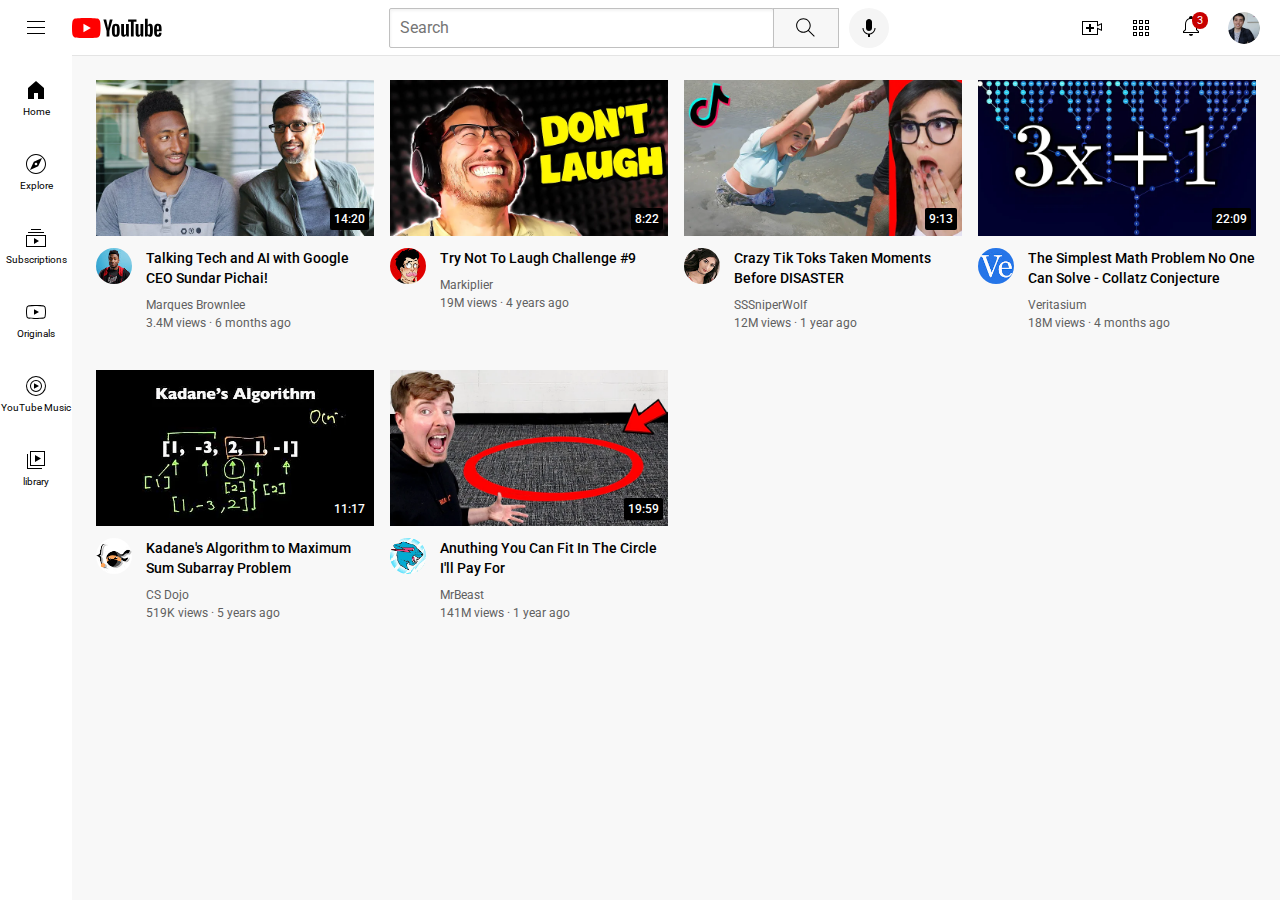
<file: index.html>
<!DOCTYPE html>
<html>
  <head>
    <title>Youtube.com Clone</title>

    <link rel="preconnect" href="https://fonts.googleapis.com" />
    <link rel="preconnect" href="https://fonts.gstatic.com" crossorigin />
    <link
      href="https://fonts.googleapis.com/css2?family=Roboto:ital,wght@0,100;0,300;0,400;0,500;0,700;0,900;1,100;1,300;1,400;1,500;1,700;1,900&display=swap"
      rel="stylesheet"
    />

    <link rel="stylesheet" href="styles/general.css">
    <link rel="stylesheet" href="styles/header.css">
    <link rel="stylesheet" href="styles/video.css">
    <link rel="stylesheet" href="styles/sidebar.css">
  </head>
  <body>
    <div class="header">
      <div class="left-section">
        <img class="hamburger-menu" src="icons/hamburger-menu.svg">
        <img class="youtube-logo" src="icons/youtube-logo.svg">
      </div>
      <div class="middle-section">
        <input class="search-bar" type="text" placeholder="Search" />
        <button class="search-button">
          <img class="search-icon" src="icons/search.svg">
          <div class="tooltip">Search</div>
        </button>
        <button class="voice-search-button">
          <img class="voice-search-icon" src="icons/voice-search-icon.svg">
          <div class="tooltip">Search with your voice</div>
        </button>
      </div>
      <div class="right-section">
        <img class="upload-icon" src="icons/upload.svg">
        <img class="youtube-apps-icon" src="icons/youtube-apps.svg">
        <div class="notifications-icons-container">
          <img class="notifications-icon" src="icons/notifications.svg">
          <div class="notifications-count">3</div>
        </div>
        <img class="current-user-picture" src="channel-pictures/my-channel.jpeg">
      </div>
    </div>

    <div class="sidebar">
      <div class="sidebar-link">
        <img src="icons/home.svg">
        <div>Home</div>
      </div>
      <div class="sidebar-link">
        <img src="icons/explore.svg">
        <div>Explore</div>
      </div>
      <div class="sidebar-link">
        <img src="icons/subscriptions.svg">
        <div>Subscriptions</div>
      </div>
      <div class="sidebar-link">
        <img src="icons/originals.svg">
        <div>Originals</div>
      </div>
      <div class="sidebar-link">
        <img src="icons/youtube-music.svg">
        <div>YouTube Music</div>
      </div>
      <div class="sidebar-link">
        <img src="icons/library.svg">
        <div>library</div>
      </div>
    </div>

    <div class="video-grid">
      <div class="video-preview">
        <div class="thumbnail-row">
          <img class="thumbnail" src="thumbnails/thumbnail-1.webp"/>
          <div class="video-time">14:20</div>
        </div>
        <div class="video-info-grid">
          <div class="channel-picture">
            <img
              class="profile-picture"
              src="channel-pictures/channel-1.jpeg"
            />
          </div>
          <div class="video-info">
            <p class="video-title">
              Talking Tech and AI with Google CEO Sundar Pichai!
            </p>
            <p class="video-author">Marques Brownlee</p>
            <p class="video-stats">3.4M views &#183; 6 months ago</p>
          </div>
        </div>
      </div>

      <div class="video-preview">
        <div class="thumbnail-row">
          <img class="thumbnail" src="thumbnails/thumbnail-2.webp" />
          <div class="video-time">8:22</div>
        </div>
        <div class="video-info-grid">
          <div class="channel-picture">
            <img
              class="profile-picture"
              src="channel-pictures/channel-2.jpeg"
            />
          </div>
          <div class="video-info">
            <p class="video-title">Try Not To Laugh Challenge #9</p>
            <p class="video-author">Markiplier</p>
            <p class="video-stats">19M views &#183; 4 years ago</p>
          </div>
        </div>
      </div>

      <div class="video-preview">
        <div class="thumbnail-row">
          <img class="thumbnail" src="thumbnails/thumbnail-3.webp" />
          <div class="video-time">9:13</div>
        </div>
        <div class="video-info-grid">
          <div class="channel-picture">
            <img
              class="profile-picture"
              src="channel-pictures/channel-3.jpeg"
            />
          </div>
          <div class="video-info">
            <p class="video-title">
              Crazy Tik Toks Taken Moments Before DISASTER
            </p>
            <p class="video-author">SSSniperWolf</p>
            <p class="video-stats">12M views &#183; 1 year ago</p>
          </div>
        </div>
      </div>

      <div class="video-preview">
        <div class="thumbnail-row">
          <img class="thumbnail" src="thumbnails/thumbnail-4.webp" />
          <div class="video-time">22:09</div>
        </div>
        <div class="video-info-grid">
          <div class="channel-picture">
            <img
              class="profile-picture"
              src="channel-pictures/channel-4.jpeg"
            />
          </div>
          <div class="video-info">
            <p class="video-title">The Simplest Math Problem No One Can Solve - Collatz Conjecture</p>
            <p class="video-author">Veritasium</p>
            <p class="video-stats">18M views &#183; 4 months ago</p>
          </div>
        </div>
      </div>

      <div class="video-preview">
        <div class="thumbnail-row">
          <img class="thumbnail" src="thumbnails/thumbnail-5.webp"/>
          <div class="video-time">11:17</div>
        </div>
        <div class="video-info-grid">
          <div class="channel-picture">
            <img
              class="profile-picture"
              src="channel-pictures/channel-5.jpeg"
            />
          </div>
          <div class="video-info">
            <p class="video-title">
              Kadane's Algorithm to Maximum Sum Subarray Problem
            </p>
            <p class="video-author">CS Dojo</p>
            <p class="video-stats">519K views &#183; 5 years ago</p>
          </div>
        </div>
      </div>

      <div class="video-preview">
        <div class="thumbnail-row">
          <img class="thumbnail" src="thumbnails/thumbnail-6.webp" />
          <div class="video-time">19:59</div>
        </div>
        <div class="video-info-grid">
          <div class="channel-picture">
            <img
              class="profile-picture"
              src="channel-pictures/channel-6.jpeg"
            />
          </div>
          <div class="video-info">
            <p class="video-title">Anuthing You Can Fit In The Circle I'll Pay For</p>
            <p class="video-author">MrBeast</p>
            <p class="video-stats">141M views &#183; 1 year ago</p>
          </div>
        </div>
      </div>
    </div>
  </body>
</html>
</file>
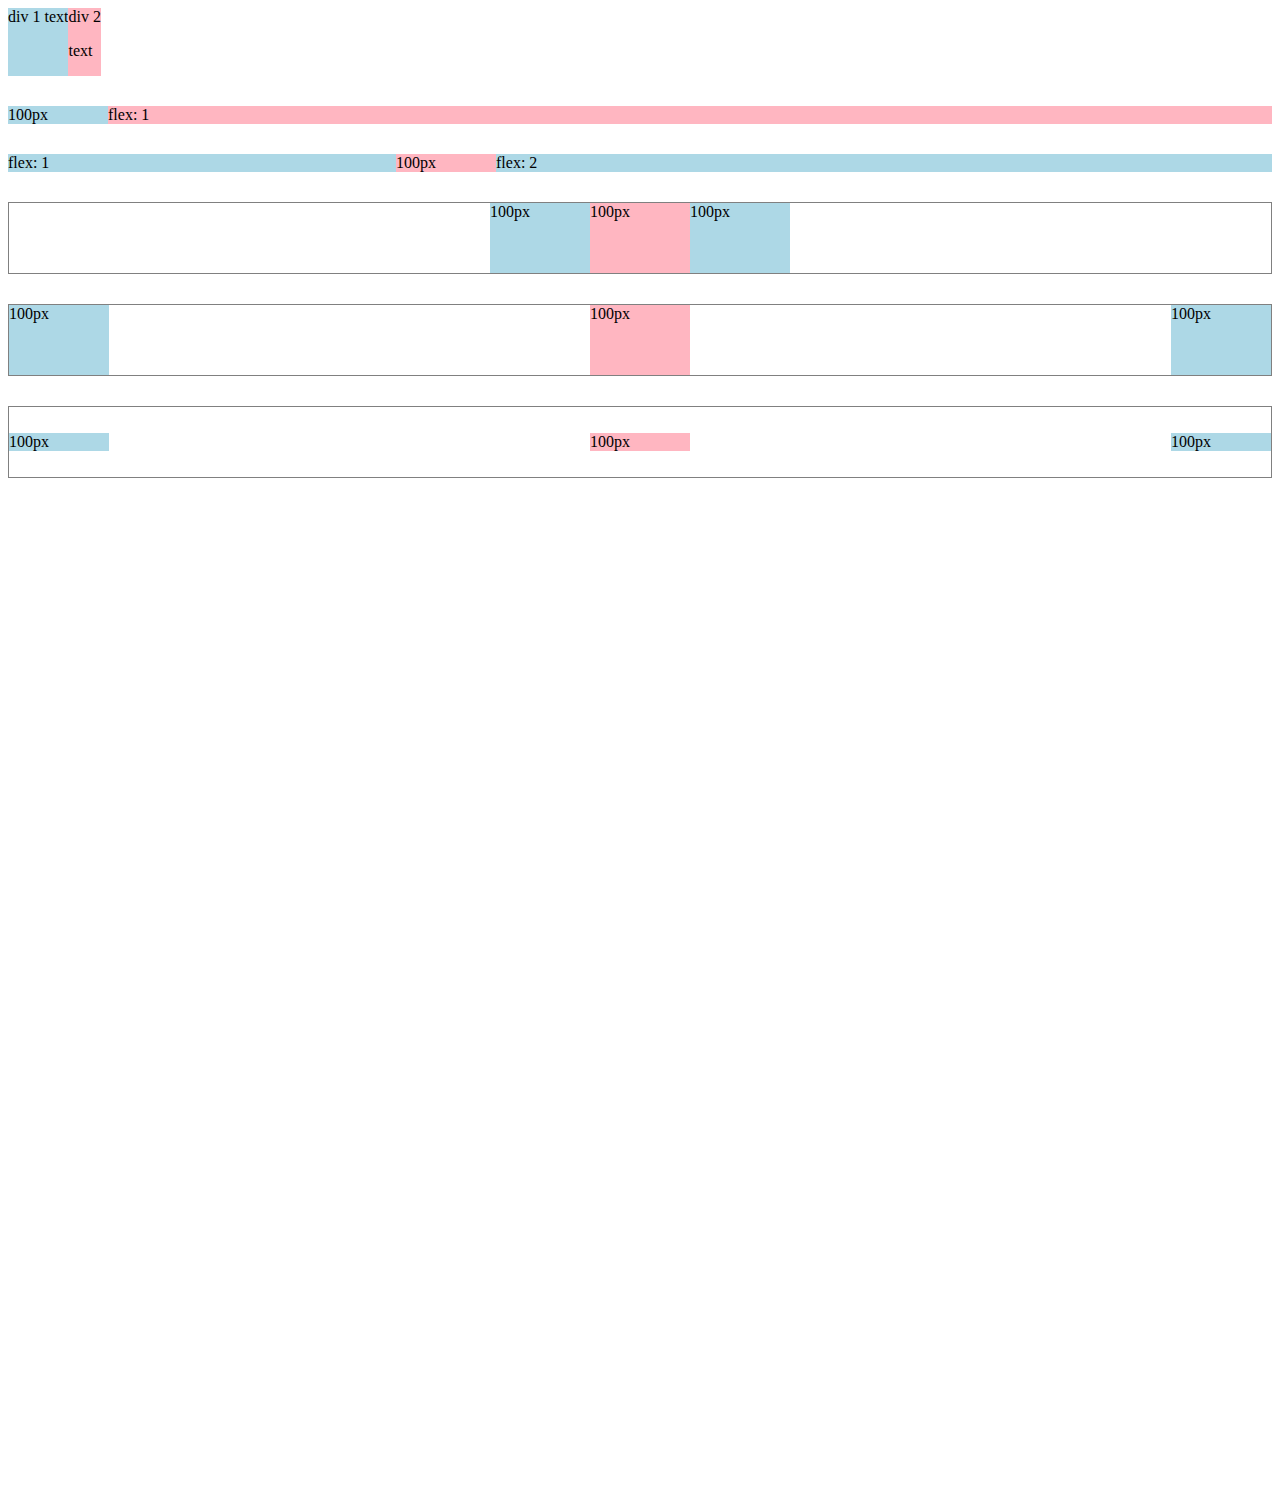
<file: flexbox.html>
<!DOCTYPE html>
<html>
  <head>
    <title>Flexbox Practice</title>
  </head>
  <body style="padding-bottom: 1000px;">
    <div style="
      display: flex;
      flex-direction: row;
    ">
      <div style="background-color: lightblue;">div 1 text</div>
      <div style="background-color: lightpink;">div 2 <p>text</p></div>
    </div>

    <div style="
      margin-top: 30px;
      display: flex;
      flex-direction: row;
    ">
      <div style="
        background-color: lightblue;
        width: 100px;
      ">100px</div>
      <div style="
        background-color: lightpink;
        flex: 1;
      ">flex: 1</div>
    </div>

    <div style="
      margin-top: 30px;
      display: flex;
      flex-direction: row;
    ">
      
      <div style="
        background-color: lightblue;
        flex: 1;
      ">flex: 1</div>
      <div style="
        background-color: lightpink;
        width: 100px;
      ">100px</div>
      <div style="
        background-color: lightblue;
        flex: 2;
      ">flex: 2</div>
    </div>

    <div style="
      margin-top: 30px;
      height: 70px;
      border-width: 1px;
      border-style: solid;
      border-color: gray;

      display: flex;
      flex-direction: row;
      justify-content: center;
    ">
      
      <div style="
        background-color: lightblue;
        width: 100px;
      ">100px</div>
      <div style="
        background-color: lightpink;
        width: 100px;
      ">100px</div>
      <div style="
        background-color: lightblue;
        width: 100px;
      ">100px</div>
    </div>

    <div style="
      margin-top: 30px;
      height: 70px;
      border-width: 1px;
      border-style: solid;
      border-color: gray;

      display: flex;
      flex-direction: row;
      justify-content: space-between;
    ">
      
      <div style="
        background-color: lightblue;
        width: 100px;
      ">100px</div>
      <div style="
        background-color: lightpink;
        width: 100px;
      ">100px</div>
      <div style="
        background-color: lightblue;
        width: 100px;
      ">100px</div>
    </div>

    <div style="
      margin-top: 30px;
      height: 70px;
      border-width: 1px;
      border-style: solid;
      border-color: gray;

      display: flex;
      flex-direction: row;
      justify-content: space-between;
      align-items: center;
    ">
      
      <div style="
        background-color: lightblue;
        width: 100px;
      ">100px</div>
      <div style="
        background-color: lightpink;
        width: 100px;
      ">100px</div>
      <div style="
        background-color: lightblue;
        width: 100px;
      ">100px</div>
    </div>
  </body>
</html>
</file>
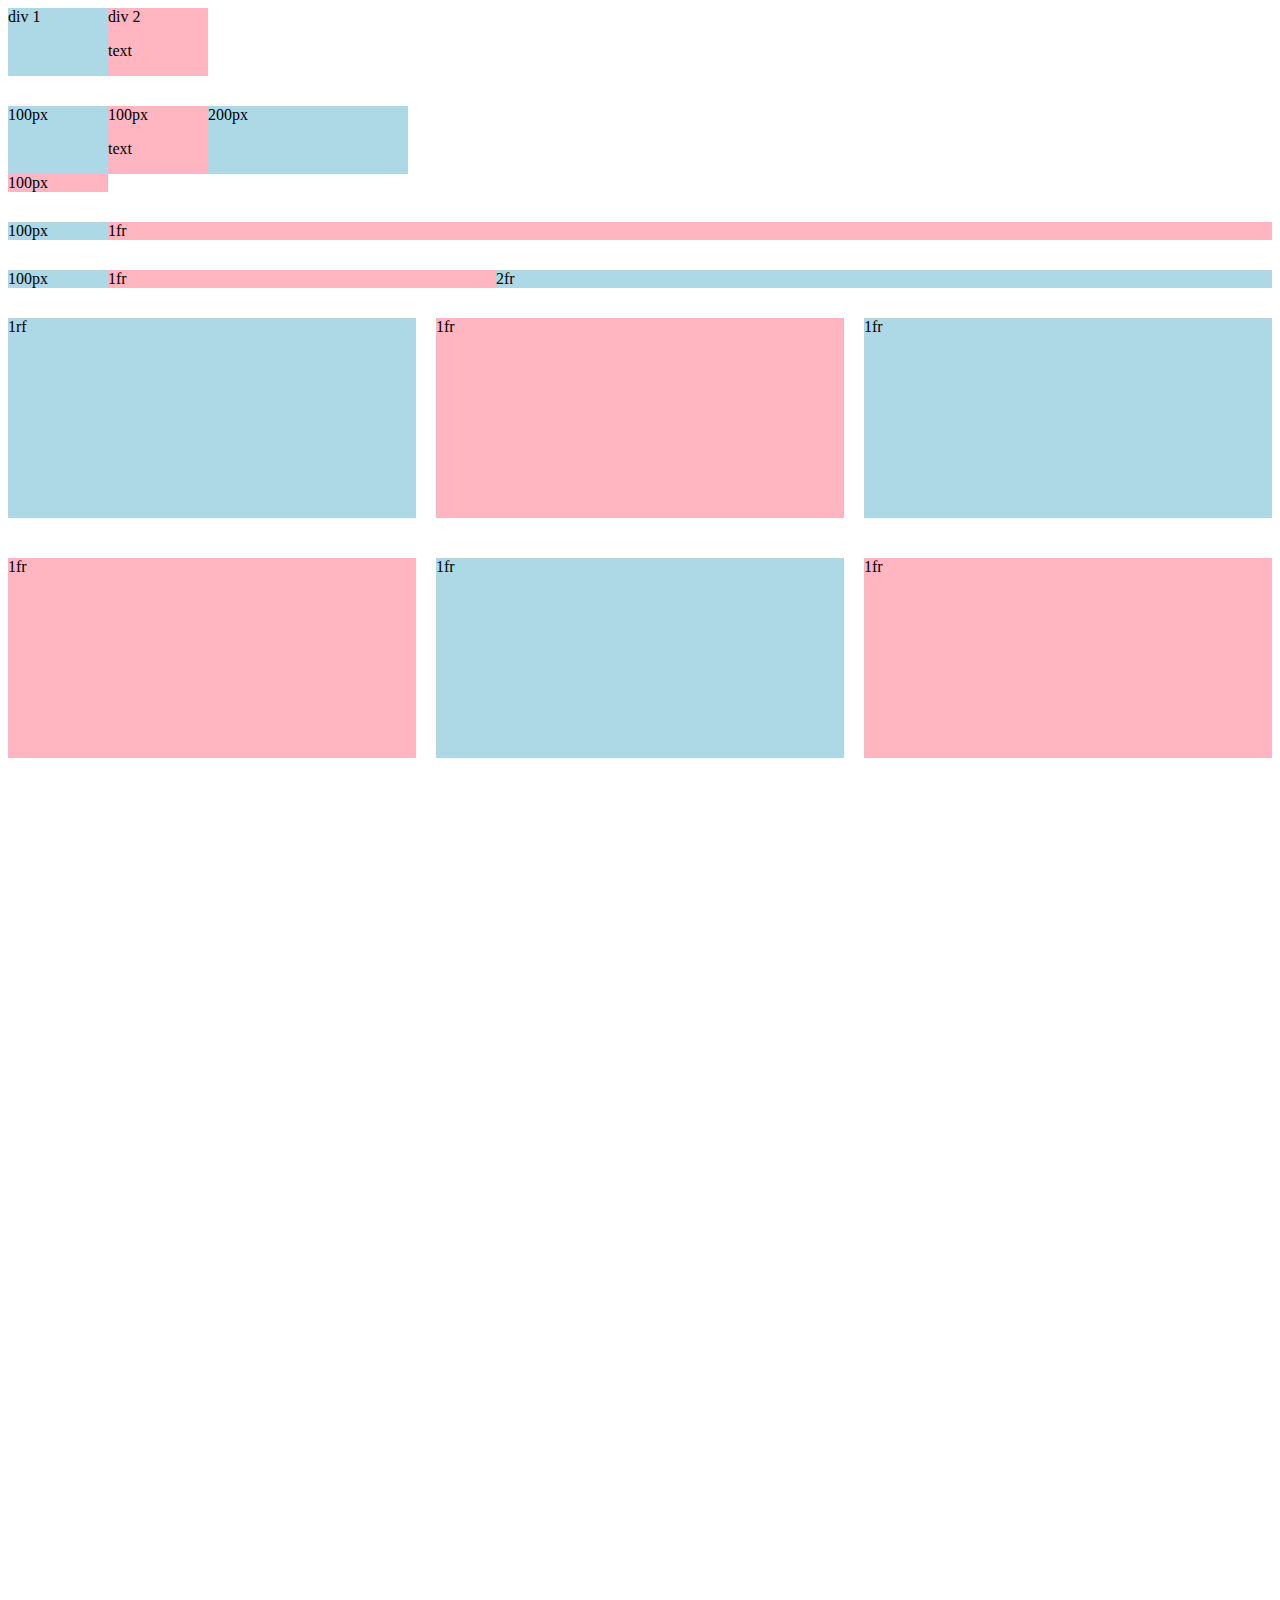
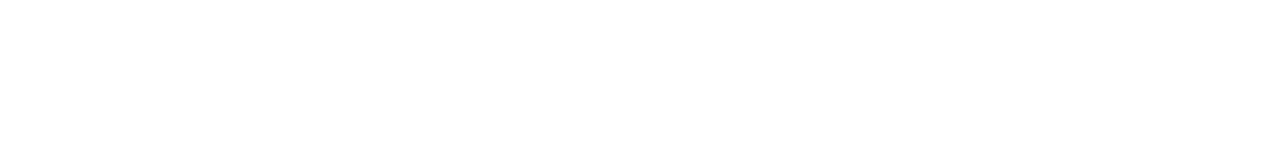
<file: grid.html>
<!DOCTYPE html>
<html>
  <head>
    <title>Grid Practice</title>
  </head>
  <body style="padding-bottom: 1000px">
    <div style="display: grid; grid-template-columns: 100px 100px">
      <div style="background-color: lightblue">div 1</div>
      <div style="background-color: lightpink">
        div 2
        <p>text</p>
      </div>
    </div>

    <div
      style="
        margin-top: 30px;
        display: grid;
        grid-template-columns: 100px 100px 200px;
      "
    >
      <div style="background-color: lightblue">100px</div>
      <div style="background-color: lightpink">
        100px
        <p>text</p>
      </div>
      <div style="background-color: lightblue">200px</div>
      <div style="background-color: lightpink">100px</div>
    </div>

    <div
      style="margin-top: 30px; display: grid; grid-template-columns: 100px 1fr"
    >
      <div style="background-color: lightblue">100px</div>
      <div style="background-color: lightpink">1fr</div>
    </div>

    <div
      style="
        margin-top: 30px;
        display: grid;
        grid-template-columns: 100px 1fr 2fr;
      "
    >
      <div style="background-color: lightblue">100px</div>
      <div style="background-color: lightpink">1fr</div>
      <div style="background-color: lightblue">2fr</div>
    </div>

    <div
      style="
        margin-top: 30px;
        display: grid;
        grid-template-columns: 1fr 1fr 1fr;
        column-gap: 20px;
        row-gap: 40px;
      "
    >
      <div style="background-color: lightblue; height: 200px">1rf</div>
      <div style="background-color: lightpink; height: 200px">1fr</div>
      <div style="background-color: lightblue; height: 200px">1fr</div>
      <div style="background-color: lightpink; height: 200px">1fr</div>
      <div style="background-color: lightblue; height: 200px">1fr</div>
      <div style="background-color: lightpink; height: 200px">1fr</div>
    </div>
  </body>
</html>
</file>
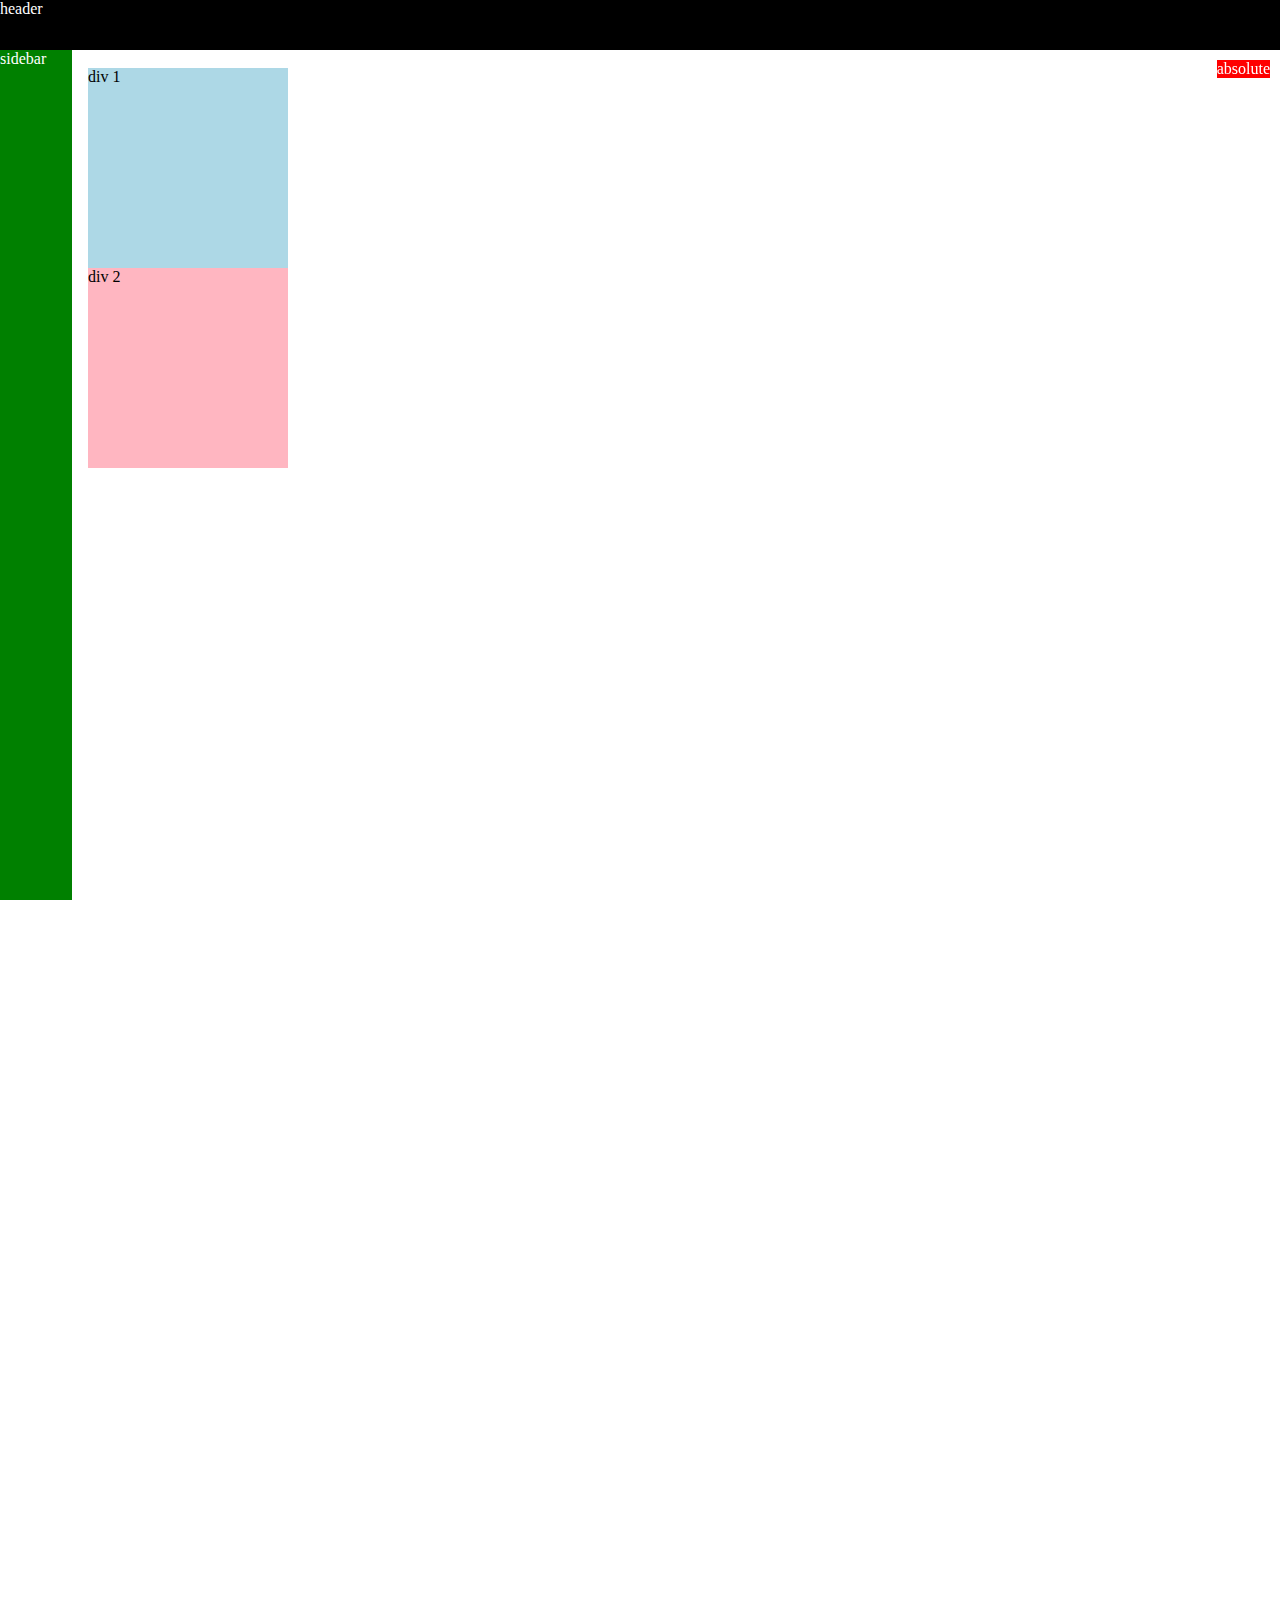
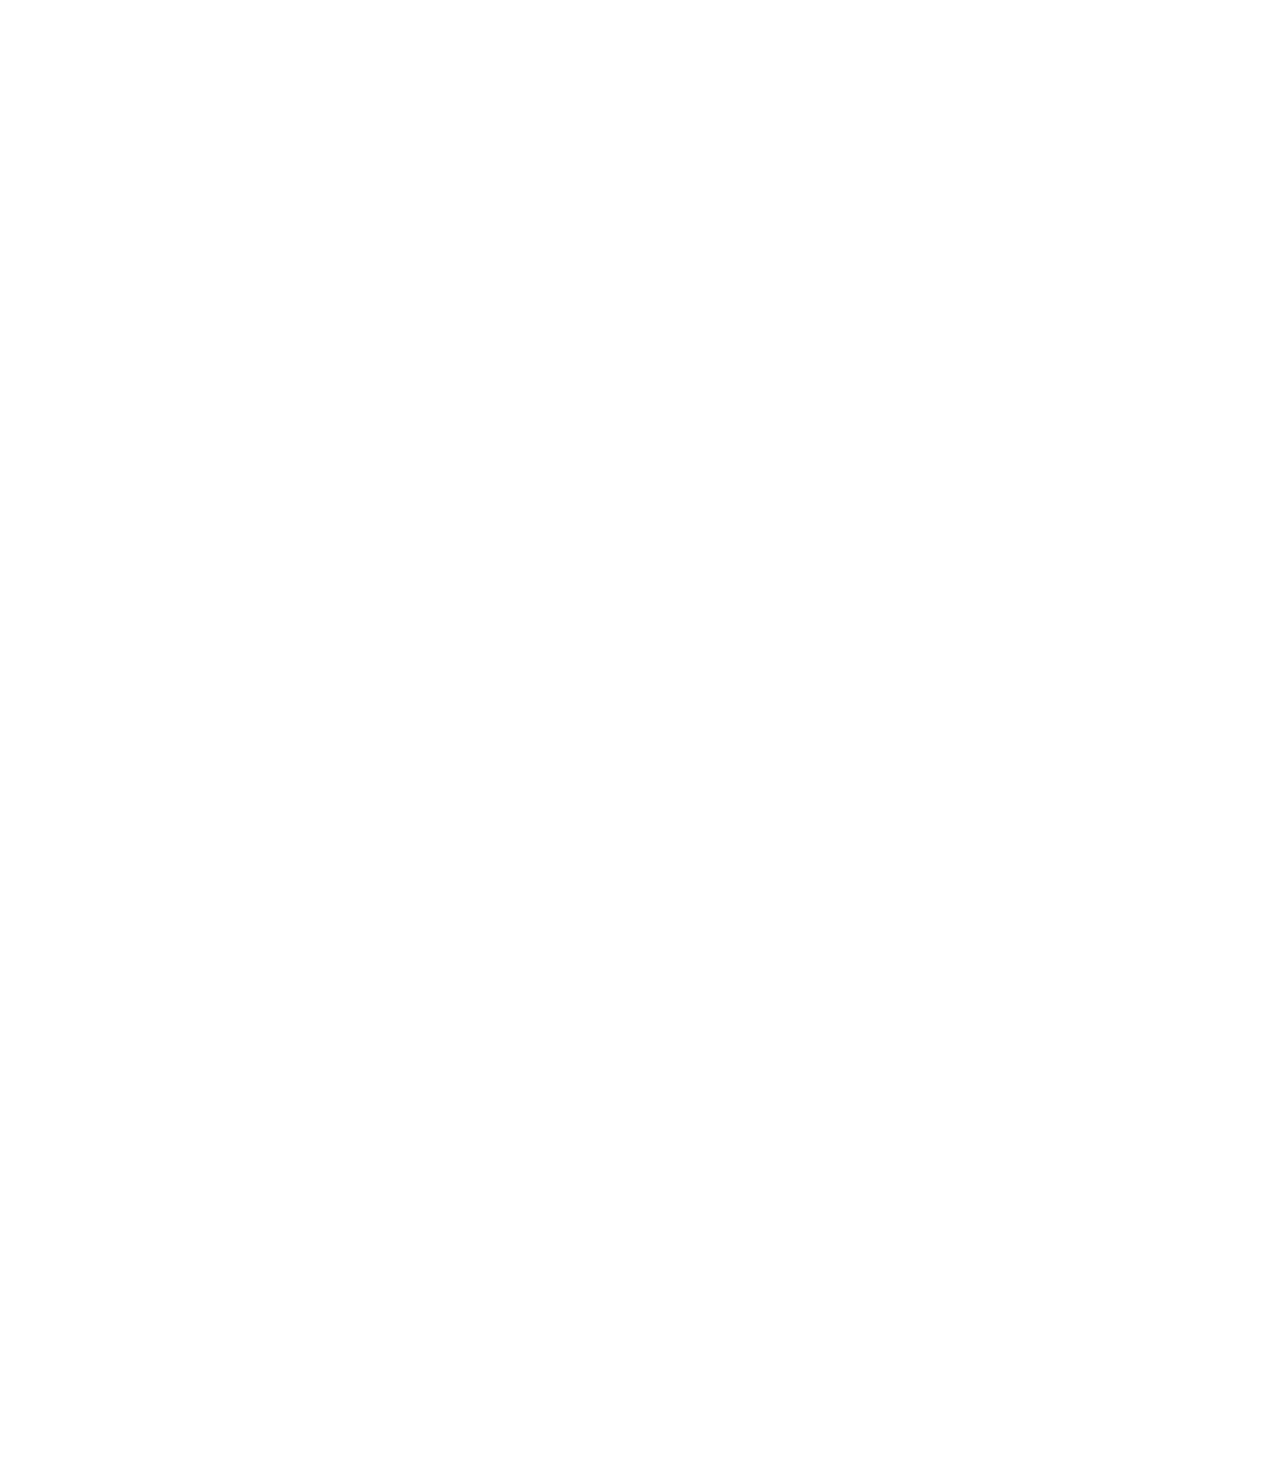
<file: position.html>
<!DOCTYPE html>
<html>
  <head>
    <title>Position Practice</title>
  </head>
  <body style="
    height: 3000px;
    padding-top: 60px;
    padding-left: 80px;
  ">
    <div style="
      background-color: black;
      color: white;
      position: fixed;
      top: 0;
      left: 0;
      right: 0;
      height: 50px;
    ">header</div>

    <div style="
      background-color: green;
      color: white;
      position: fixed;
      left: 0;
      bottom: 0;
      top: 50px;
      width: 72px;
    ">sidebar</div>

    <div style="
    position: absolute;
      background-color: red;
      color: white;
      top: 60px;
      right: 10px;
    ">absolute</div>

    <div style="
      background-color: lightblue;
      height: 200px; 
      width: 200px;
    ">div 1</div>
    <div style="background-color: lightpink;
      height: 200px;
      width: 200px;
    ">div 2</div>
  </body>
</html>
</file>
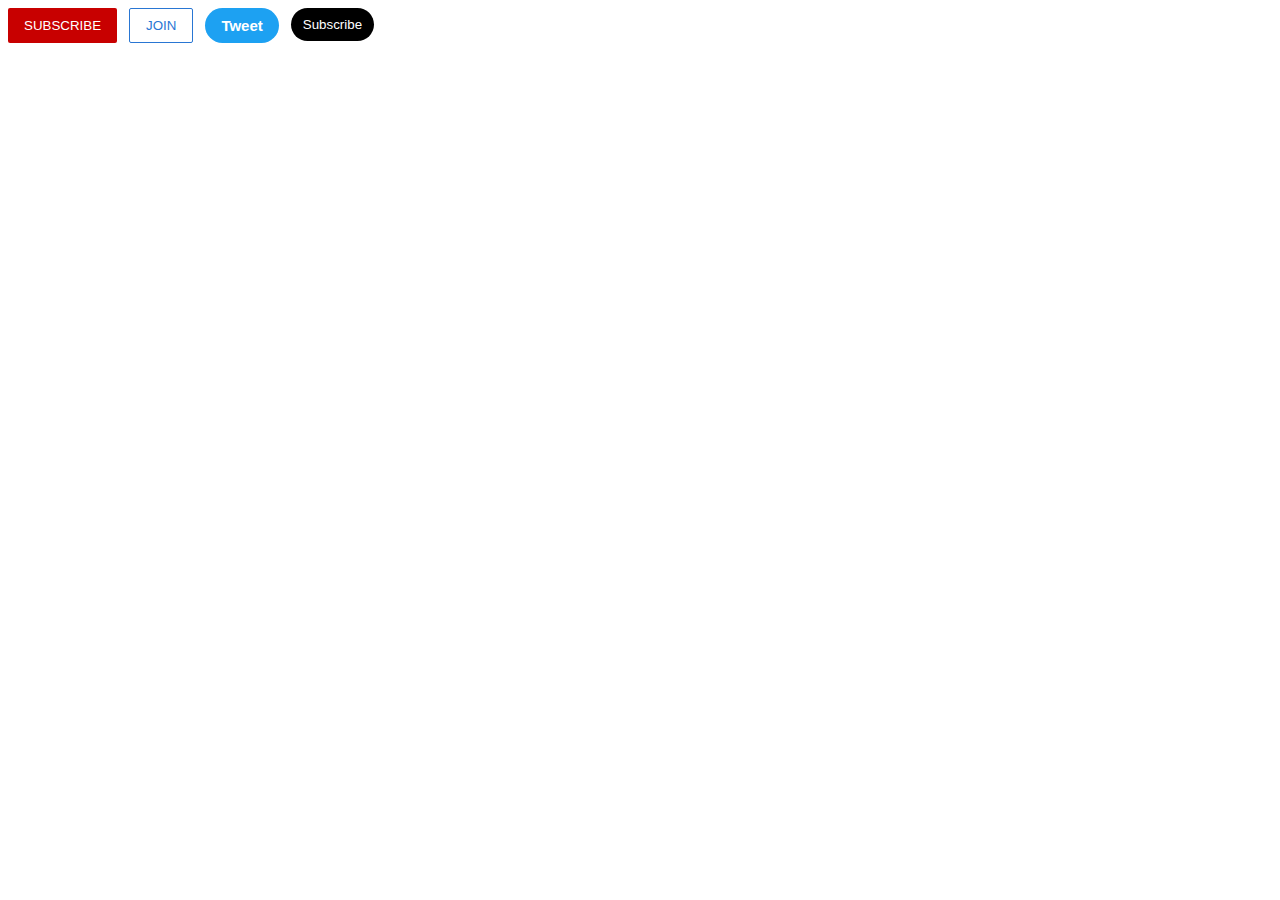
<file: intro-to-html/buttons.html>
<!DOCTYPE html>
<head>
  <title>Welcome</title>
</head>
<body>
  <style>
    .subscribe-button {
      background-color: rgb(200, 0, 0);
      color: white;
      border: none;
      border-radius: 2px;
      cursor: pointer;
      margin-right: 8px;
      padding-top: 10px;
      padding-bottom: 10px;
      padding-left: 16px;
      padding-right: 16px;
      transition: opacity 0.25s;
      vertical-align: top;
    }
  
    .subscribe-button:hover {
      opacity: 0.8;
    }
    
    .subscribe-button:active {
      opacity: 0.5;
    }
  
    .join-button {
      background-color: white;
      border-color: rgb(41, 118, 211);
      border-style: solid;
      border-width: 1px;
      color: rgb(41, 118, 211);
      border-radius: 2px;
      cursor: pointer;
      margin-right: 8px;
      padding-top: 9px;
      padding-bottom: 9px;
      padding-left: 16px;
      padding-right: 16px;
      transition: background-color 0.25s, color 0.25s;
      vertical-align: top;
    }
  
    .join-button:hover {
      background-color: rgb(41, 118, 211);
      color: white;
    }
  
    .join-button:active {
      opacity: 0.5;
    }
  
    .tweet-button {
      background-color: rgb(29, 161, 242);
      color: white;
      border: none;
      border-radius: 20px;
      font-weight: bold;
      font-size: 15px;
      cursor: pointer;
      padding-top: 9px;
      padding-bottom: 9px;
      padding-left: 16px;
      padding-right: 16px;
      transition: box-shadow 0.15s;
      vertical-align: top;
    }
  
    .tweet-button:hover {
      box-shadow: 5px 5px 10px rgba(0, 0, 0, 0.15);
    }
  
    .subscribe-black-button {
      background-color: black;
      color: white;
      border: none;
      border-radius: 18px;
      margin-left: 8px;
      cursor: pointer;
      padding-top: 9px;
      padding-bottom: 9px;
      padding-left: 12px;
      padding-right: 12px;
      transition: opacity 0.15s;
      vertical-align: top;
    }
    
    .subscribe-black-button:active {
      opacity: 0.5;
    }
  </style>
  
  <button class="subscribe-button">
    SUBSCRIBE
  </button>
  
  <button class="join-button">
    JOIN
  </button>
  
  <button class="tweet-button">
    Tweet
  </button>
  
  <button class="subscribe-black-button">
    Subscribe
  </button>
</body>
</html>
</file>
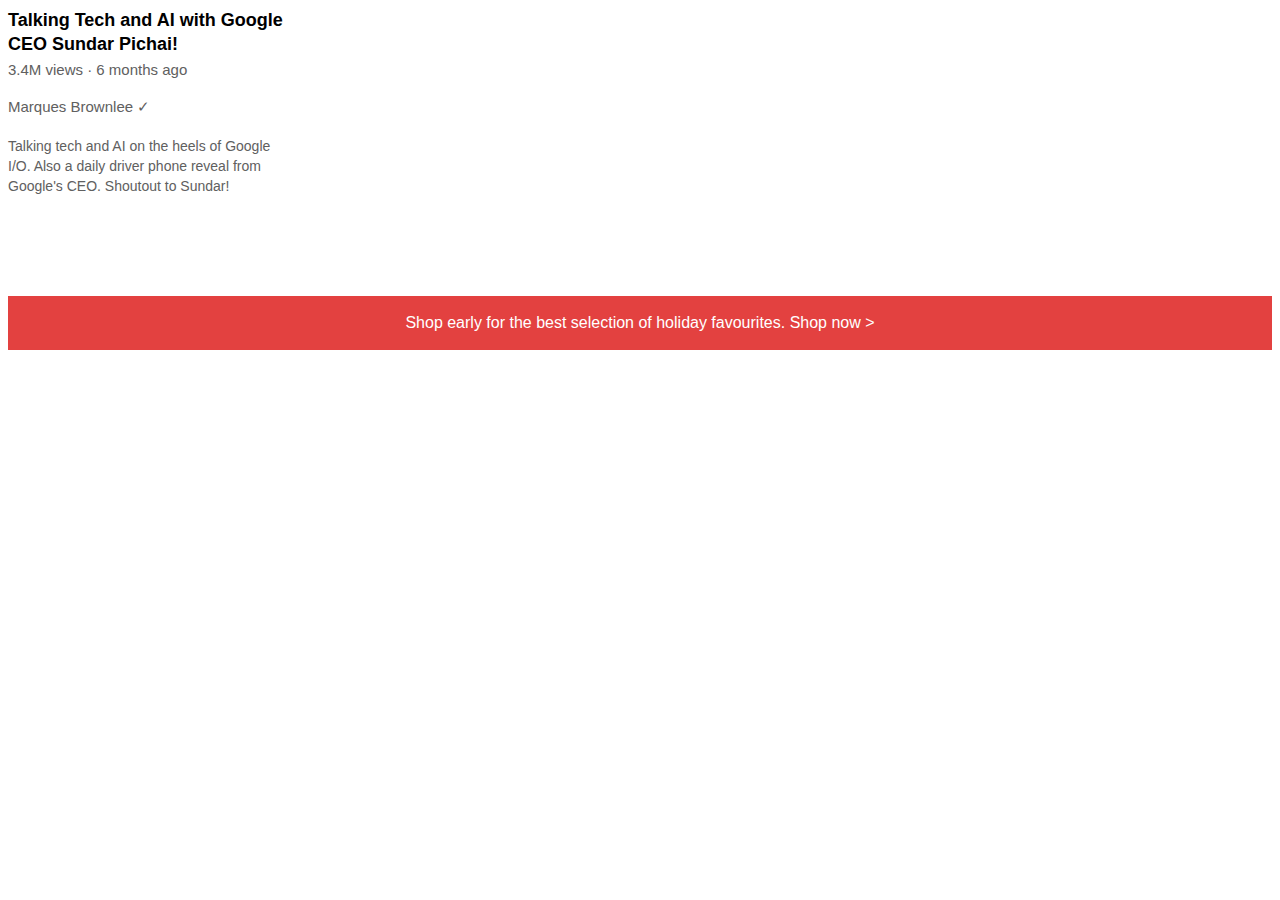
<file: intro-to-html/text.html>
<!DOCTYPE html>
<html lang="en">
<head>
  <meta charset="UTF-8">
  <meta name="viewport" content="width=device-width, initial-scale=1.0">
  <title>Document</title>
</head>
<body>
  <style>
    p {
      font-family: Arial;
      margin-top: 0;
    }

    .video-title {
      font-weight: bold;
      font-size: 18px;
      width: 280px;
      line-height: 24px;
      margin-bottom: 5px;
    }

    .video-stats {
      font-size: 15px;
      color: rgb(96, 96, 96);
      margin-bottom: 20px;
    }

    .video-author {
      font-size: 15px;
      color: rgb(96, 96, 96);
      margin-bottom: 20px;
    }

    .video-description {
      font-size: 14px;
      color: rgb(96, 96, 96);
      width: 280px;
      line-height: 20px;
      margin-bottom: 100px;
    }

    .apple-shop {
      background-color: rgb(227, 65, 64);
      color: white;
      padding-top: 18px;
      padding-bottom: 18px;
      text-align: center;
    }
    
    .shop-now:hover {
      cursor: pointer;
      text-decoration: underline;
    }
  </style>

  <p class="video-title">Talking Tech and AI with Google CEO Sundar Pichai!</p>
  <p class="video-stats">3.4M views &#183; 6 months ago</p>
  <p class="video-author">Marques Brownlee &#10003;</p>
  <p class="video-description">Talking tech and AI on the heels of Google I/O. Also a daily driver phone reveal from Google's CEO. Shoutout to Sundar!</p>

  <p class="apple-shop">Shop early for the best selection of holiday favourites. <span class="shop-now">Shop now &#62;<span></p>
</body>
</html>
</file>
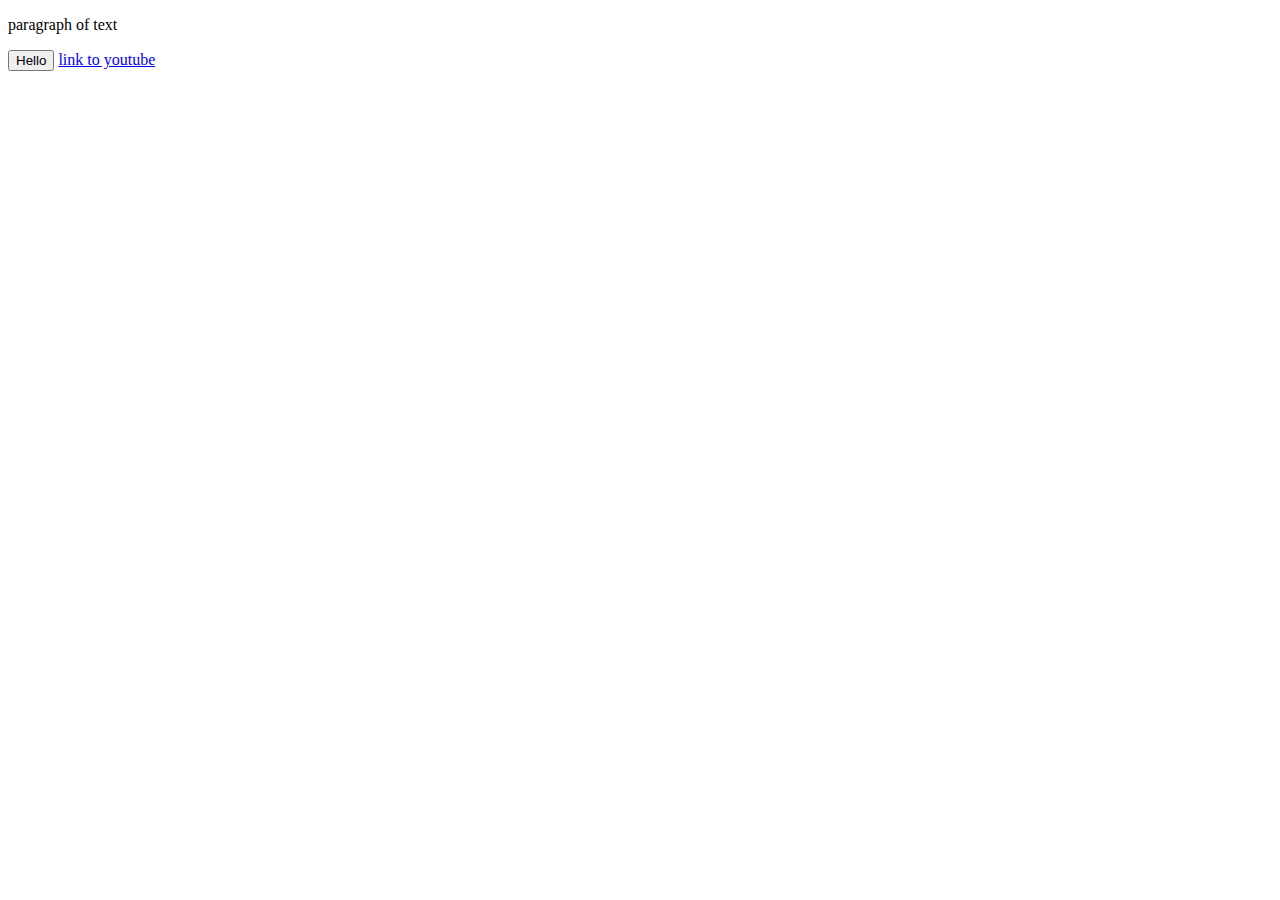
<file: intro-to-html/website.html>
<!DOCTYPE html>
<html>
  <head>
    <title>First Website</title>
    <link rel="preconnect" href="https://fonts.googleapis.com">
    <link rel="preconnect" href="https://fonts.gstatic.com" crossorigin>
    <link href="https://fonts.googleapis.com/css2?family=Roboto:ital,wght@0,100;0,300;0,400;0,500;0,700;0,900;1,100;1,300;1,400;1,500;1,700;1,900&display=swap" rel="stylesheet">
  </head>
  <body>
    <p>
      paragraph of text
    </p>
    
    <button>
      Hello
    </button>
    
    <a href="https://www.youtube.com/" target="_blank">
      link to youtube
    </a>
  </body>
</html>
</file>
<file: styles/general.css>
p {
  font-family: Roboto, Arial;
  margin-top: 0;
  margin-bottom: 0;
}

body {
  margin: 0;
  padding-top: 80px;
  padding-left: 96px;
  padding-right: 24px;
  background-color: rgb(248, 248, 248);
}
</file>
<file: styles/header.css>
.header {
  height: 55px;
  display: flex;
  flex-direction: row;
  justify-content: space-between;

  position: fixed;
  top: 0;
  left: 0;
  right: 0;
  z-index: 100;
  background-color: white;
  border-bottom-width: 1px;
  border-bottom-style: solid;
  border-bottom-color: rgb(228, 228, 228);
}

.left-section {
  display: flex;
  align-items: center;
}

.hamburger-menu {
  height: 24px;
  margin-left: 24px;
  margin-right: 24px;
}

.youtube-logo {
  height: 20px;
}

.middle-section {
  /* background-color: lightpink; */
  flex: 1;
  margin-left: 70px;
  margin-right: 35px;
  max-width: 500px;
  display: flex;
  align-items: center;
}

.search-bar {
  flex: 1;
  height: 36px;
  padding-left: 10px;
  font-size: 16px;
  border-width: 1px;
  border-style: solid;
  border-color: rgb(192, 192, 192);
  border-radius: 2px;
  box-shadow: inset 1px 2px 3px rgba(0, 0, 0, 0.05);
  width: 0;
}

.search-bar::placeholder {
  font-family: Roboto, Arial;
  font-size: 16px;
}

.search-button {
  height: 40px;
  width: 66px;
  background-color: rgb(247, 247, 247);
  border-width: 1px;
  border-style: solid;
  border-color: rgb(192, 192, 192);
  margin-left: -1px;
  margin-right: 10px;
  cursor: pointer;
}

.search-button,
.voice-search-button {
  position: relative;
  display: flex;
  justify-content: center;
  align-items: center;
}

.search-button .tooltip,
.voice-search-button .tooltip {
  position: absolute;
  background-color: gray;
  color: white;
  padding-left:8px;
  padding-right: 8px;
  padding-top: 4px;
  padding-bottom: 4px;
  border-radius: 2px;
  font-size: 12px;
  bottom: -30px;
  opacity: 0;
  transition: opacity 0.15s;
  pointer-events: none;
  white-space: nowrap;
}

.search-button:hover .tooltip,
.voice-search-button:hover .tooltip {
  opacity: 1;
}

.search-icon {
  height: 25px;
}

.voice-search-button {
  height: 40px;
  width: 40px;
  border-radius: 20px;
  border: none;
  background-color: rgb(245, 245, 245);
}

.voice-search-icon {
  height: 24px;
}

.right-section {
  /* background-color: lightblue; */
  width: 180px;
  margin-right: 20px;
  display: flex;
  align-items: center;
  justify-content: space-between;
  flex-shrink: 0;
}

.upload-icon {
  height: 24px;
}

.youtube-apps-icon {
  height: 24px;
}

.notifications-icon {
  height: 24px;
}

.notifications-icons-container {
  position: relative;
}

.notifications-count {
  position: absolute;
  top: -2px;
  right: -5px;
  background-color: rgb(200, 0, 0);
  color: white;
  font-family: Roboto, Arial;
  font-size: 11px;
  padding-left: 5px;
  padding-right: 5px;
  padding-top: 2px;
  padding-bottom: 2px;
  border-radius: 10px;
}

.current-user-picture {
  height: 32px;
  border-radius: 16px;
}
</file>
<file: styles/video.css>
.thumbnail {
  width: 100%;
}

.video-title {
  margin-top: 0;
  font-size: 14px;
  font-weight: 500;
  line-height: 20px;
  margin-bottom: 10px;
}

.video-info-grid {
  display: grid;
  grid-template-columns: 50px 1fr;
}

.profile-picture {
  width: 36px;
  border-radius: 50px;
}

.thumbnail-row {
  margin-bottom: 8px;
  position: relative;
}

.video-author,
.video-stats {
  font-size: 12px;
  color: rgb(96, 96, 96);
}

.video-author {
  margin-bottom: 4px;
}

.video-grid {
  display: grid;
  grid-template-columns: 1fr 1fr 1fr;
  column-gap: 16px;
  row-gap: 40px;
}

@media (max-width: 750px) {
  .video-grid {
    grid-template-columns: 1fr 1fr;
  }
}

@media (min-width: 751px) and (max-width: 999px) {
  .video-grid {
    grid-template-columns: 1fr 1fr 1fr;
  }
}

@media (min-width: 1000px) {
  .video-grid {
    grid-template-columns: 1fr 1fr 1fr 1fr;
  }
}

.video-time {
  font-family: Roboto, Arial;
  font-size: 12px;
  font-weight: 500;
  padding-left: 4px;
  padding-right: 4px;
  padding-top: 4px;
  padding-bottom: 4px;
  border-radius: 2px;
  background-color: black;
  color: white;
  position: absolute;
  bottom: 10px;
  right: 5px;
}
</file>
<file: styles/sidebar.css>
.sidebar {
  position: fixed;
  left: 0;
  bottom: 0;
  top: 55px;
  background-color: white;
  width: 72px;
  z-index: 200;
  padding-top: 5px;
}

.sidebar-link {
  height: 74px;
  display: flex;
  justify-content: center;
  align-items: center;
  flex-direction: column;
  cursor: pointer;
}

.sidebar-link:hover {
  background-color: rgb(235, 235, 235);
}

.sidebar-link img {
  height: 24px;
  margin-bottom: 4px;
}

.sidebar-link div {
  font-family: Roboto, Arial;
  font-size: 10px;
}
</file>
